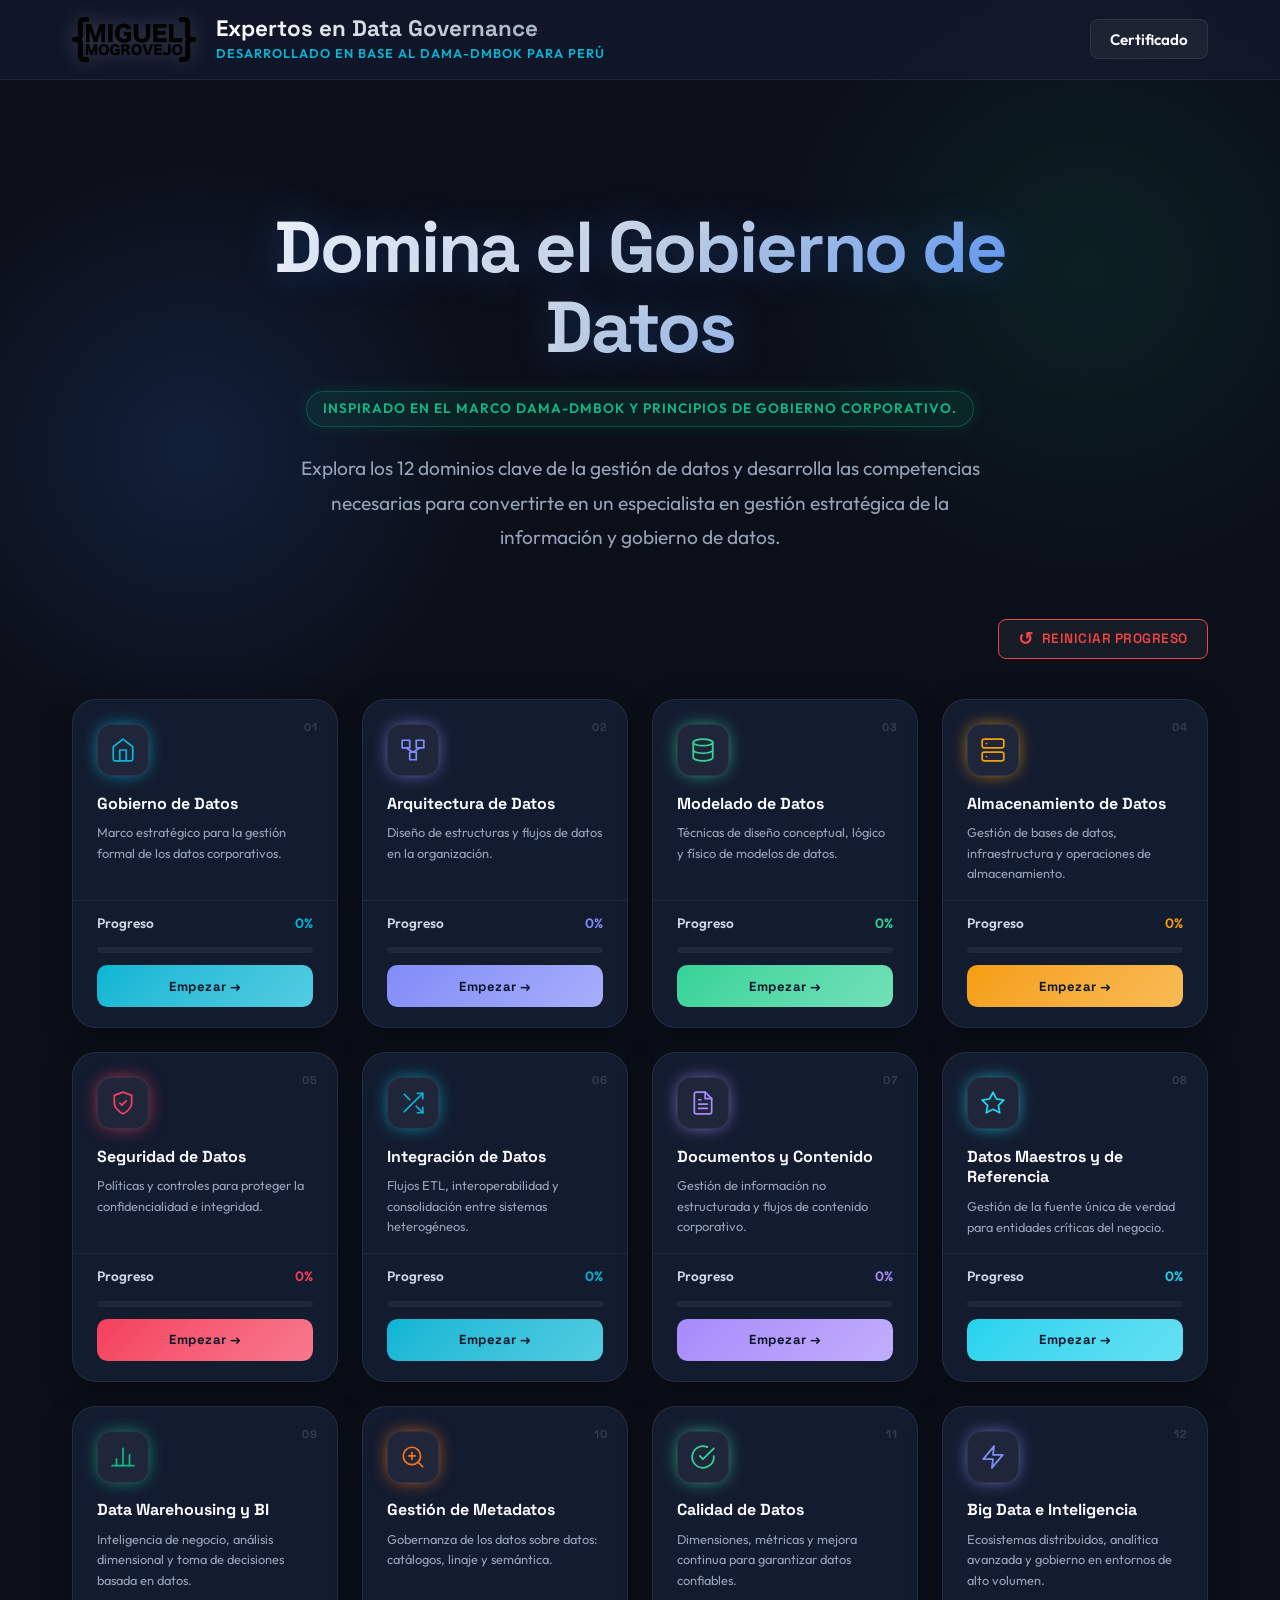
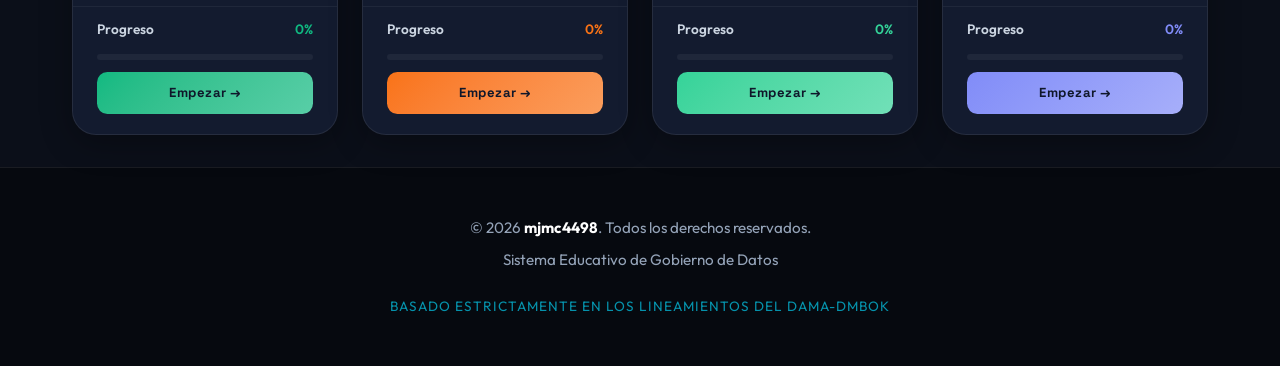
<file: index.html>
<!DOCTYPE html>
<html lang="es">

<head>
    <meta charset="UTF-8">
    <meta name="viewport" content="width=device-width, initial-scale=1.0">
    <title>Gobierno de Datos - DAMA-DMBOK | Perú</title>
    <meta name="description"
        content="Aprende Gobierno de Datos basado en DAMA-DMBOK con aplicaciones en el contexto peruano.">
    <link rel="preconnect" href="https://fonts.googleapis.com">
    <link rel="preconnect" href="https://fonts.gstatic.com" crossorigin>
    <link href="https://fonts.googleapis.com/css2?family=Outfit:wght@300;400;600;700&display=swap" rel="stylesheet">
    <link rel="stylesheet" href="css/styles.css">
    <link rel="icon" href="assets/img/faveicon.png" type="image/png">
</head>

<body>
    <!-- Global Loader -->
    <div id="global-loader">
        <div class="loader-logo-wrapper">
            <div class="loader-rings"></div>
            <img src="assets/img/logotipo.png" alt="Cargando Sistema" class="loader-logo">
        </div>
        <div class="loader-text">
            Cargando <span class="loader-dot">.</span><span class="loader-dot">.</span><span class="loader-dot">.</span>
        </div>
    </div>
    <script>
        window.addEventListener('load', function () {
            setTimeout(function () {
                const loader = document.getElementById('global-loader');
                if (loader) {
                    loader.classList.add('hidden');
                    setTimeout(() => loader.style.display = 'none', 600);
                }
            }, 600);
        });
    </script>
    <header>
        <div class="header-container">
            <div class="header-logo-group">
                <img src="assets/img/logotipo.png" alt="Logo del Sistema" class="header-logo">
                <div class="header-text">
                    <h1>Expertos en Data Governance</h1>
                    <p>Desarrollado en base al DAMA-DMBOK para Perú</p>
                </div>
            </div>
            <nav class="header-nav">
                <a href="certificado.html">Certificado</a>
            </nav>
        </div>
    </header>

    <main class="container">
        <section class="hero animate-fade">
            <h1>Domina el Gobierno de Datos</h1>
            <div class="dama-badge">Inspirado en el marco DAMA-DMBOK y principios de Gobierno Corporativo.</div>
            <p>Explora los 12 dominios clave de la gestión de datos y desarrolla las competencias necesarias para
                convertirte en un especialista en gestión estratégica de la información y gobierno de datos.</p>
        </section>

        <section id="cert-section" class="animate-fade"
            style="display: none; text-align: center; margin-bottom: 3rem; background: linear-gradient(135deg, #10b981, #059669); color: white; padding: 2rem; border-radius: 1rem; box-shadow: var(--shadow);">
            <h2 style="font-size: 2rem; margin-bottom: 1rem;">🎓 ¡Felicidades! Has completado el curso</h2>
            <p style="margin-bottom: 1.5rem; font-size: 1.1rem;">Has demostrado dominio en los 12 ejes del DAMA-DMBOK.
            </p>
            <a href="certificado.html" class="btn"
                style="background: white; color: #059669; font-size: 1.2rem; padding: 1rem 2rem;">Obtener mi Certificado
                Formal</a>
        </section>

        <div class="dashboard-controls"
            style="display: flex; justify-content: flex-end; margin-bottom: 1rem; animation: fadeIn 0.8s ease;">
            <button id="btn-reset-all" class="btn btn-outline"
                style="font-size: 0.85rem; padding: 0.5rem 1.2rem; border-color: #ef4444; color: #ef4444; display: flex; align-items: center; gap: 0.5rem;">
                <span style="font-size: 1.1rem;">↺</span> Reiniciar Progreso
            </button>
        </div>

        <div class="module-grid" id="moduleGrid">
            <!-- Módulos se cargarán dinámicamente o estarán aquí -->
        </div>
    </main>


    <footer>
        <div class="footer-container">
            <p>&copy; 2026 <strong>mjmc4498</strong>. Todos los derechos reservados.</p>
            <p>Sistema Educativo de Gobierno de Datos</p>
            <div class="dama-attribution">Basado estrictamente en los lineamientos del DAMA-DMBOK</div>
        </div>
    </footer>

    <script src="js/app.js"></script>
</body>

</html>
</file>
<file: css/styles.css>
@import url('https://fonts.googleapis.com/css2?family=Outfit:wght@300;400;600;800&family=Space+Grotesk:wght@400;700&display=swap');

:root {
    /* Ultra-modern Deep Tech Palette */
    --bg-main: #0b0f19;
    --bg-surface: #131b2f;
    --bg-glass: rgba(19, 27, 47, 0.7);
    --border-glass: rgba(255, 255, 255, 0.08);
    
    --text-main: #f8fafc;
    --text-muted: #94a3b8;
    
    --brand-primary: #3b82f6; /* Bright Blue */
    --brand-secondary: #06b6d4; /* Cyan */
    --brand-accent: #10b981; /* Emerald */
    --brand-glow: rgba(59, 130, 246, 0.5);
    
    --shadow-soft: 0 8px 32px 0 rgba(0, 0, 0, 0.3);
    --shadow-glow: 0 0 20px rgba(6, 182, 212, 0.2);
    
    --radius-lg: 1.5rem;
    --radius-md: 1rem;
    --radius-sm: 0.5rem;
}

* {
    margin: 0;
    padding: 0;
    box-sizing: border-box;
}

body {
    font-family: 'Outfit', sans-serif;
    background-color: var(--bg-main);
    background-image: 
        radial-gradient(circle at 15% 50%, rgba(59, 130, 246, 0.15), transparent 25%),
        radial-gradient(circle at 85% 30%, rgba(16, 185, 129, 0.1), transparent 25%);
    background-attachment: fixed;
    color: var(--text-main);
    line-height: 1.6;
    min-height: 100vh;
    display: flex;
    flex-direction: column;
    -webkit-font-smoothing: antialiased;
}

/* ================= HEADER ================= */
header {
    background: var(--bg-glass);
    backdrop-filter: blur(20px);
    -webkit-backdrop-filter: blur(20px);
    border-bottom: 1px solid var(--border-glass);
    position: sticky;
    top: 0;
    z-index: 100;
    padding: 1rem 0;
}

.header-container {
    max-width: 1200px;
    margin: 0 auto;
    padding: 0 2rem;
    display: flex;
    align-items: center;
    justify-content: space-between;
}

.header-logo-group {
    display: flex;
    align-items: center;
    gap: 1.25rem;
}

.header-logo {
    height: 45px;
    filter: drop-shadow(0 0 10px rgba(255,255,255,0.2));
}

.header-text h1 {
    font-family: 'Space Grotesk', sans-serif;
    font-size: 1.4rem;
    font-weight: 700;
    background: linear-gradient(to right, #fff, #94a3b8);
    -webkit-background-clip: text;
    background-clip: text;
    -webkit-text-fill-color: transparent;
    line-height: 1.2;
}

.header-text p {
    font-size: 0.8rem;
    color: var(--brand-secondary);
    text-transform: uppercase;
    letter-spacing: 1px;
    font-weight: 600;
}

.header-nav a {
    color: var(--text-main);
    text-decoration: none;
    font-weight: 600;
    font-size: 0.95rem;
    padding: 0.6rem 1.2rem;
    border-radius: var(--radius-sm);
    background: rgba(255,255,255,0.05);
    border: 1px solid var(--border-glass);
    transition: all 0.3s ease;
}

.header-nav a:hover {
    background: rgba(255,255,255,0.1);
    box-shadow: var(--shadow-glow);
    color: var(--brand-secondary);
    border-color: var(--brand-secondary);
}

/* ================= MAIN LAYOUT ================= */
main {
    flex: 1;
    padding-bottom: 5rem;
}

.container {
    max-width: 1200px;
    margin: 0 auto;
    padding: 2rem;
}

/* ================= HERO SECTION ================= */
.hero {
    padding: 6rem 1rem 4rem;
    text-align: center;
    max-width: 900px;
    margin: 0 auto;
    position: relative;
}

.hero h1 {
    font-family: 'Space Grotesk', sans-serif;
    font-size: 4.5rem;
    font-weight: 800;
    margin-bottom: 1.5rem;
    background: linear-gradient(135deg, #fff 0%, #cbd5e1 50%, var(--brand-primary) 100%);
    -webkit-background-clip: text;
    background-clip: text;
    -webkit-text-fill-color: transparent;
    line-height: 1.1;
    letter-spacing: -0.03em;
    text-shadow: 0 0 40px rgba(59, 130, 246, 0.3);
}

.hero p {
    font-size: 1.2rem;
    color: var(--text-muted);
    max-width: 700px;
    margin: 0 auto;
    line-height: 1.8;
}

.dama-badge {
    display: inline-block;
    padding: 0.4rem 1rem;
    background: rgba(16, 185, 129, 0.1);
    border: 1px solid rgba(16, 185, 129, 0.3);
    color: var(--brand-accent);
    border-radius: 20px;
    font-size: 0.85rem;
    font-weight: 600;
    text-transform: uppercase;
    letter-spacing: 1px;
    margin-bottom: 1.5rem;
    box-shadow: 0 0 15px rgba(16, 185, 129, 0.15);
}

/* ================= GRID & CARDS ================= */
.module-grid {
    display: grid;
    grid-template-columns: repeat(4, 1fr);
    gap: 1.5rem;
    margin-top: 2.5rem;
}

@media (max-width: 1200px) {
    .module-grid { grid-template-columns: repeat(3, 1fr); }
}

@media (max-width: 860px) {
    .module-grid { grid-template-columns: repeat(2, 1fr); }
}

@media (max-width: 540px) {
    .module-grid { grid-template-columns: 1fr; }
}

.module-card {
    background: var(--bg-surface);
    border: 1px solid var(--border-glass);
    border-radius: var(--radius-lg);
    padding: 0;
    transition: transform 0.35s cubic-bezier(0.175,0.885,0.32,1.275), box-shadow 0.35s ease, border-color 0.35s ease;
    cursor: pointer;
    box-shadow: var(--shadow-soft);
    display: flex;
    flex-direction: column;
    position: relative;
    overflow: hidden;
    z-index: 1;
}

/* Top accent line — slides in on hover, color from JS custom property */
.module-card::after {
    content: '';
    position: absolute;
    top: 0; left: 0;
    width: 100%; height: 3px;
    background: linear-gradient(90deg, var(--module-color, var(--brand-primary)), transparent);
    transform: scaleX(0);
    transform-origin: left;
    transition: transform 0.35s ease;
}

.module-card:hover {
    transform: translateY(-8px);
    border-color: rgba(255,255,255,0.12);
    box-shadow: 0 20px 40px rgba(0,0,0,0.35), 0 0 0 1px rgba(255,255,255,0.06);
}

.module-card:hover::after { transform: scaleX(1); }

/* ─── CARD BODY ─── */
.module-card-body {
    padding: 1.5rem 1.5rem 1rem;
    flex: 1;
    display: flex;
    flex-direction: column;
    position: relative;
}

/* Number badge — top-right corner */
.module-num-badge {
    position: absolute;
    top: 1.2rem; right: 1.2rem;
    font-family: 'Space Grotesk', sans-serif;
    font-size: 0.7rem;
    font-weight: 700;
    color: rgba(255,255,255,0.15);
    letter-spacing: 1px;
}

/* SVG Icon wrapper */
.module-icon-wrap {
    width: 52px; height: 52px;
    border-radius: 14px;
    display: flex;
    align-items: center;
    justify-content: center;
    margin-bottom: 1.1rem;
    background: rgba(255,255,255,0.05);
    border: 1px solid rgba(255,255,255,0.07);
    box-shadow: 0 0 18px -4px var(--module-color, #06b6d4);
    transition: box-shadow 0.3s ease;
    flex-shrink: 0;
}

.module-card:hover .module-icon-wrap {
    box-shadow: 0 0 28px -4px var(--module-color, #06b6d4);
}

.module-icon-wrap svg {
    width: 26px; height: 26px;
    color: var(--module-color, #06b6d4);
    stroke: var(--module-color, #06b6d4);
}

/* Title & desc */
.module-card-title {
    font-family: 'Space Grotesk', sans-serif;
    font-size: 1rem;
    font-weight: 700;
    color: var(--text-main);
    margin: 0 0 0.5rem;
    line-height: 1.3;
}

.module-card-desc {
    font-size: 0.8rem;
    color: var(--text-muted);
    line-height: 1.6;
    margin: 0;
    flex: 1;
}

/* Completion badge */
.module-complete-badge {
    display: inline-flex;
    align-items: center;
    gap: 4px;
    margin-top: 0.75rem;
    background: rgba(52,211,153,0.12);
    border: 1px solid rgba(52,211,153,0.3);
    color: #34d399;
    font-size: 0.72rem;
    font-weight: 700;
    padding: 0.25rem 0.7rem;
    border-radius: 20px;
    letter-spacing: 0.5px;
    width: fit-content;
}

/* ─── CARD FOOTER ─── */
.module-card-footer {
    padding: 0.75rem 1.5rem 1.25rem;
    border-top: 1px solid rgba(255,255,255,0.05);
    display: flex;
    flex-direction: column;
    gap: 0.75rem;
}

/* Module CTA button */
.module-btn {
    display: block;
    text-align: center;
    padding: 0.65rem 1rem;
    border-radius: 0.65rem;
    font-family: 'Space Grotesk', sans-serif;
    font-size: 0.82rem;
    font-weight: 700;
    text-decoration: none;
    letter-spacing: 0.5px;
    color: #0f172a;
    background: linear-gradient(135deg, var(--module-color, #06b6d4), color-mix(in srgb, var(--module-color, #06b6d4) 70%, #fff));
    transition: opacity 0.2s, transform 0.2s;
}

.module-btn:hover { opacity: 0.9; transform: scale(0.99); }

.module-btn--done {
    background: rgba(255,255,255,0.06);
    border: 1px solid rgba(255,255,255,0.1);
    color: var(--text-muted);
}

.module-btn--done:hover { opacity: 1; background: rgba(255,255,255,0.09); }


/* Progress Bar */
.progress-container {
    margin-top: auto;
}

.progress-header {
    display: flex;
    justify-content: space-between;
    font-size: 0.85rem;
    font-weight: 600;
    color: #cbd5e1;
    margin-bottom: 0.8rem;
}

.progress-bar {
    width: 100%;
    height: 6px;
    background: rgba(255,255,255,0.05);
    border-radius: 999px;
    overflow: hidden;
    position: relative;
}

.progress-fill {
    height: 100%;
    background: linear-gradient(90deg, var(--brand-primary), var(--brand-secondary));
    width: 0%;
    transition: width 1.5s cubic-bezier(0.175, 0.885, 0.32, 1.275);
    border-radius: 999px;
    box-shadow: 0 0 10px var(--brand-glow);
}

/* ================= BUTTONS ================= */
.btn {
    display: inline-flex;
    align-items: center;
    justify-content: center;
    padding: 0.8rem 1.8rem;
    border-radius: var(--radius-sm);
    text-decoration: none;
    font-weight: 600;
    font-size: 1rem;
    transition: all 0.3s ease;
    border: none;
    cursor: pointer;
    font-family: 'Space Grotesk', sans-serif;
    text-transform: uppercase;
    letter-spacing: 0.5px;
}

.btn-primary {
    background: linear-gradient(135deg, var(--brand-primary), var(--brand-secondary));
    color: #fff;
    box-shadow: 0 4px 15px rgba(59, 130, 246, 0.4);
}

.btn-primary:hover {
    transform: translateY(-2px);
    box-shadow: 0 8px 25px rgba(6, 182, 212, 0.5);
    filter: brightness(1.1);
}

.btn-outline {
    background: rgba(255,255,255,0.05);
    border: 1px solid var(--border-glass);
    color: var(--text-main);
}

.btn-outline:hover {
    border-color: var(--brand-secondary);
    background: rgba(6, 182, 212, 0.1);
    color: var(--brand-secondary);
}

/* ================= MODULE PAGES DETAILS ================= */
.module-content {
    max-width: 900px;
    margin: -3rem auto 2rem;
    padding: 4rem;
    background: var(--bg-surface);
    border: 1px solid var(--border-glass);
    border-radius: var(--radius-lg);
    box-shadow: var(--shadow-soft);
    position: relative;
    z-index: 10;
}

.module-content h2 {
    color: var(--brand-secondary);
    font-family: 'Space Grotesk', sans-serif;
    font-size: 2rem;
    margin-top: 2rem;
    margin-bottom: 1rem;
    border-bottom: 1px solid var(--border-glass);
    padding-bottom: 0.5rem;
}

.module-content p {
    color: #cbd5e1;
    font-size: 1.1rem;
    margin-bottom: 1.5rem;
}

.module-content ul, .module-content ol {
    color: #cbd5e1;
    margin-bottom: 1.5rem;
    padding-left: 1.5rem;
    font-size: 1.1rem;
}

.module-content li {
    margin-bottom: 0.5rem;
}

.note-box {
    background: rgba(6, 182, 212, 0.1);
    border-left: 4px solid var(--brand-secondary);
    padding: 1.5rem;
    border-radius: 0 var(--radius-sm) var(--radius-sm) 0;
    margin: 2rem 0;
}

/* ================= QUIZ MODAL ================= */
.quiz-modal-overlay {
    position: fixed;
    top: 0; left: 0; width: 100%; height: 100%;
    background: rgba(11, 15, 25, 0.85);
    backdrop-filter: blur(15px);
    -webkit-backdrop-filter: blur(15px);
    display: flex;
    justify-content: center;
    align-items: center;
    z-index: 1000;
    opacity: 0;
    visibility: hidden;
    transition: all 0.4s ease;
}

.quiz-modal-overlay.active {
    opacity: 1;
    visibility: visible;
}

.quiz-modal {
    background: #1e293b;
    border: 1px solid rgba(255,255,255,0.1);
    width: 100%;
    max-width: 700px;
    border-radius: var(--radius-lg);
    padding: 3rem;
    box-shadow: 0 30px 60px rgba(0,0,0,0.5), inset 0 1px 0 rgba(255,255,255,0.1);
    transform: translateY(30px) scale(0.95);
    transition: all 0.4s cubic-bezier(0.175, 0.885, 0.32, 1.275);
    position: relative;
    max-height: 90vh;
    overflow-y: auto;
}

.quiz-modal-overlay.active .quiz-modal {
    transform: translateY(0) scale(1);
}

.quiz-header {
    text-align: center;
    margin-bottom: 2.5rem;
    padding-bottom: 1.5rem;
    border-bottom: 1px solid rgba(255,255,255,0.1);
}

.quiz-header h2 {
    font-family: 'Space Grotesk', sans-serif;
    color: #fff;
    font-size: 2rem;
    margin-bottom: 0.5rem;
}

.quiz-header p {
    color: var(--brand-secondary);
    font-weight: 600;
    text-transform: uppercase;
    font-size: 0.85rem;
    letter-spacing: 1px;
}

.quiz-progress {
    display: flex;
    justify-content: space-between;
    align-items: center;
    margin-bottom: 2rem;
    font-size: 0.95rem;
    color: var(--text-muted);
}

.quiz-dots {
    display: flex;
    gap: 0.5rem;
}

.quiz-dot {
    width: 10px; height: 10px;
    border-radius: 50%;
    background: rgba(255,255,255,0.1);
    transition: all 0.3s ease;
}

.quiz-dot.active {
    background: var(--brand-secondary);
    box-shadow: 0 0 10px var(--brand-secondary);
    transform: scale(1.3);
}

.quiz-dot.correct { background: var(--brand-accent); box-shadow: 0 0 10px var(--brand-accent); }
.quiz-dot.wrong { background: #ef4444; box-shadow: 0 0 10px #ef4444; }

.quiz-question-container {
    display: none;
    animation: fadeIn 0.5s ease;
}
.quiz-question-container.active { display: block; }

.quiz-question-container h3 {
    font-size: 1.4rem;
    color: #f8fafc;
    margin-bottom: 1.5rem;
    line-height: 1.5;
    font-weight: 400;
}

.quiz-option {
    display: block;
    padding: 1.25rem 1.5rem;
    margin-bottom: 1rem;
    border: 1px solid rgba(255,255,255,0.1);
    border-radius: var(--radius-md);
    cursor: pointer;
    transition: all 0.2s ease;
    background: rgba(0,0,0,0.2);
    font-size: 1.1rem;
    color: #cbd5e1;
}

.quiz-option:hover {
    border-color: rgba(6, 182, 212, 0.5);
    background: rgba(6, 182, 212, 0.05);
    transform: translateX(5px);
}

.quiz-option.selected {
    border-color: var(--brand-secondary);
    background: rgba(6, 182, 212, 0.15);
    color: #fff;
}

.quiz-option.correct {
    border-color: var(--brand-accent);
    background: rgba(16, 185, 129, 0.15);
    color: #10b981;
}

.quiz-option.wrong {
    border-color: #ef4444;
    background: rgba(239, 68, 68, 0.15);
    color: #ef4444;
}

.quiz-controls {
    display: flex;
    justify-content: flex-end;
    margin-top: 2rem;
    padding-top: 1.5rem;
}

.quiz-close-btn {
    position: absolute;
    top: 1.5rem; right: 1.5rem;
    font-size: 2rem;
    background: none; border: none;
    color: var(--text-muted);
    cursor: pointer;
    transition: color 0.2s;
    line-height: 1;
}

.quiz-close-btn:hover { color: #fff; }

/* ================= FOOTER ================= */
footer {
    background: #06090f;
    border-top: 1px solid var(--border-glass);
    color: var(--text-muted);
    padding: 3rem 0;
    text-align: center;
    margin-top: auto;
    font-size: 0.95rem;
}

footer .footer-container {
    max-width: 1200px;
    margin: 0 auto;
    padding: 0 2rem;
    display: flex;
    flex-direction: column;
    align-items: center;
    gap: 0.5rem;
}

footer strong {
    color: #fff;
}
footer .dama-attribution {
    color: var(--brand-secondary);
    font-size: 0.85rem;
    text-transform: uppercase;
    letter-spacing: 1px;
    margin-top: 1rem;
    opacity: 0.8;
}

/* Animations */
@keyframes fadeIn {
    from { opacity: 0; transform: translateY(15px); }
    to { opacity: 1; transform: translateY(0); }
}

.animate-fade {
    animation: fadeIn 0.8s cubic-bezier(0.175, 0.885, 0.32, 1.275) forwards;
}

/* Responsive */
@media (max-width: 768px) {
    .header-container { flex-direction: column; gap: 1rem; }
    .hero h1 { font-size: 3rem; }
    .module-content { padding: 2rem 1.5rem; margin: -2rem 1rem 2rem; }
    .quiz-modal { padding: 2rem 1.5rem; }
}

/* ================= GLOBAL LOADER ================= */
#global-loader {
    position: fixed;
    inset: 0;
    z-index: 99999;
    background: var(--bg-main);
    display: flex;
    flex-direction: column;
    align-items: center;
    justify-content: center;
    transition: opacity 0.6s ease, visibility 0.6s ease;
}

#global-loader.hidden {
    opacity: 0;
    visibility: hidden;
}

.loader-logo-wrapper {
    position: relative;
    width: 120px;
    height: 120px;
    display: flex;
    align-items: center;
    justify-content: center;
    margin-bottom: 2rem;
}

.loader-logo {
    max-width: 100%;
    max-height: 100%;
    object-fit: contain;
    position: relative;
    z-index: 2;
    animation: floatLogo 3s ease-in-out infinite;
}

/* Pulsing rings around the logo */
.loader-rings {
    position: absolute;
    inset: -20px;
    border-radius: 50%;
    border: 2px solid transparent;
    border-top-color: var(--brand-secondary);
    border-bottom-color: var(--brand-primary);
    animation: spinRings 2s linear infinite;
    z-index: 1;
}

.loader-rings::before {
    content: '';
    position: absolute;
    inset: 10px;
    border-radius: 50%;
    border: 2px solid transparent;
    border-left-color: var(--brand-accent);
    border-right-color: var(--brand-secondary);
    animation: spinRings 1.5s linear infinite reverse;
}

.loader-text {
    font-family: 'Space Grotesk', sans-serif;
    font-size: 1.2rem;
    font-weight: 700;
    color: var(--text-main);
    letter-spacing: 2px;
    text-transform: uppercase;
    display: flex;
    align-items: center;
    gap: 4px;
}

.loader-dot {
    animation: blinkDot 1.4s infinite;
    opacity: 0;
}

.loader-dot:nth-child(2) { animation-delay: 0.2s; }
.loader-dot:nth-child(3) { animation-delay: 0.4s; }

@keyframes floatLogo {
    0%, 100% { transform: translateY(0); filter: drop-shadow(0 0 10px rgba(6,182,212,0.3)); }
    50% { transform: translateY(-10px); filter: drop-shadow(0 0 20px rgba(59,130,246,0.6)); }
}

@keyframes spinRings {
    0% { transform: rotate(0deg); }
    100% { transform: rotate(360deg); }
}

@keyframes blinkDot {
    0%, 100% { opacity: 0; }
    50% { opacity: 1; }
}
</file>
